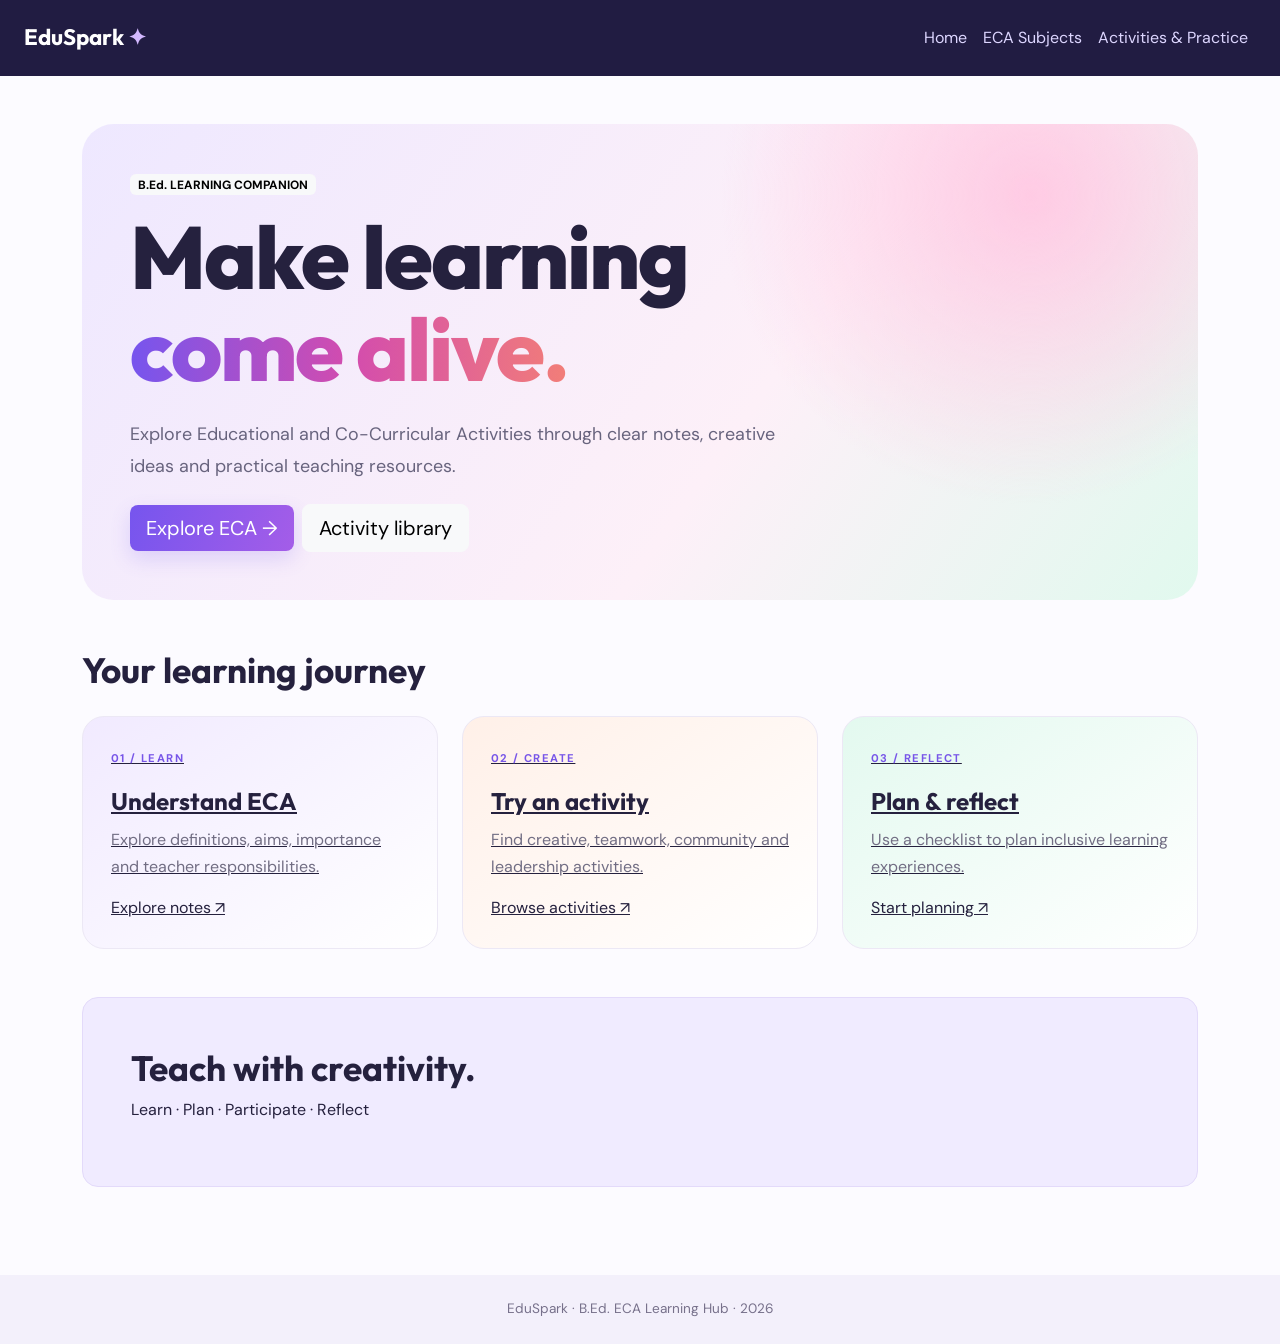
<file: index.html>
﻿<!doctype html><html lang="en"><head><meta charset="utf-8"><meta name="viewport" content="width=device-width,initial-scale=1"><title>EduSpark | B.Ed. ECA Learning Hub</title><link href="https://cdn.jsdelivr.net/npm/bootstrap@5.3.3/dist/css/bootstrap.min.css" rel="stylesheet"><link href="assets/style.css" rel="stylesheet"></head><body><nav class="navbar navbar-expand-lg navbar-dark px-4"><a class="navbar-brand fw-bold" href="index.html">EduSpark<span> ✦</span></a><button class="navbar-toggler" data-bs-toggle="collapse" data-bs-target="#nav"><span class="navbar-toggler-icon"></span></button><div class="collapse navbar-collapse" id="nav"><div class="navbar-nav ms-auto"><a class="nav-link" href="index.html">Home</a><a class="nav-link" href="subjects.html">ECA Subjects</a><a class="nav-link" href="activities.html">Activities & Practice</a></div></div></nav><main class="container py-5"><section class="hero p-4 p-md-5 rounded-5"><span class="badge text-bg-light mb-3">B.Ed. LEARNING COMPANION</span><h1>Make learning<br><span>come alive.</span></h1><p>Explore Educational and Co-Curricular Activities through clear notes, creative ideas and practical teaching resources.</p><a class="btn btn-primary btn-lg" href="subjects.html">Explore ECA →</a><a class="btn btn-light btn-lg ms-2" href="activities.html">Activity library</a></section><h2 class="mt-5 mb-4">Your learning journey</h2><div class="row g-4"><div class="col-md-4"><a class="tile t1" href="subjects.html"><b>01 / LEARN</b><h3>Understand ECA</h3><p>Explore definitions, aims, importance and teacher responsibilities.</p>Explore notes ↗</a></div><div class="col-md-4"><a class="tile t2" href="activities.html"><b>02 / CREATE</b><h3>Try an activity</h3><p>Find creative, teamwork, community and leadership activities.</p>Browse activities ↗</a></div><div class="col-md-4"><a class="tile t3" href="activities.html#planner"><b>03 / REFLECT</b><h3>Plan & reflect</h3><p>Use a checklist to plan inclusive learning experiences.</p>Start planning ↗</a></div></div><section class="mt-5 p-5 rounded-4 outro"><h2>Teach with creativity.</h2><p>Learn · Plan · Participate · Reflect</p></section></main><footer class="text-center p-4">EduSpark · B.Ed. ECA Learning Hub · <span id="year"></span></footer><script src="https://cdn.jsdelivr.net/npm/bootstrap@5.3.3/dist/js/bootstrap.bundle.min.js"></script><script src="assets/script.js"></script></body></html>
</file>
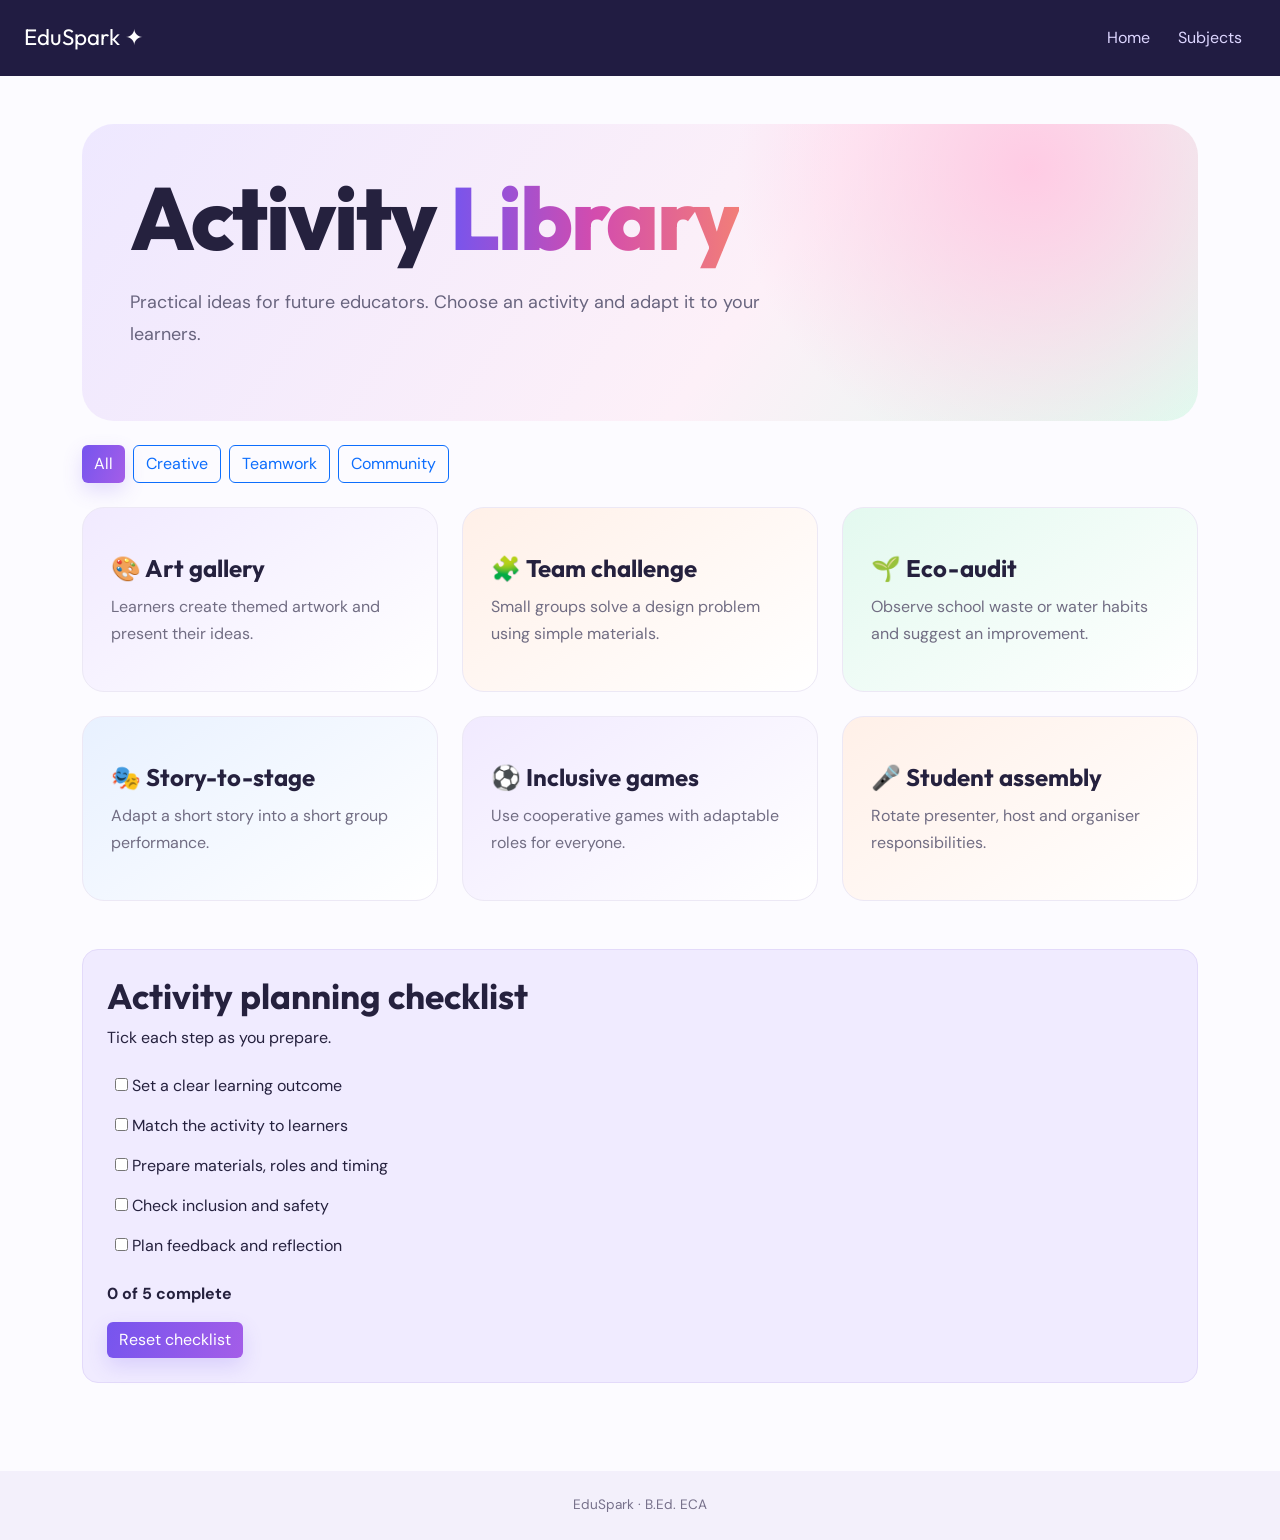
<file: activities.html>
﻿<!doctype html><html lang="en"><head><meta charset="utf-8"><meta name="viewport" content="width=device-width,initial-scale=1"><title>Activities | EduSpark</title><link href="https://cdn.jsdelivr.net/npm/bootstrap@5.3.3/dist/css/bootstrap.min.css" rel="stylesheet"><link href="assets/style.css" rel="stylesheet"></head><body><nav class="navbar navbar-dark px-4"><a class="navbar-brand" href="index.html">EduSpark ✦</a><div><a class="nav-link d-inline" href="index.html">Home</a><a class="nav-link d-inline" href="subjects.html">Subjects</a></div></nav><main class="container py-5"><div class="hero p-5 rounded-5"><h1>Activity <span>Library</span></h1><p>Practical ideas for future educators. Choose an activity and adapt it to your learners.</p></div><div class="d-flex gap-2 flex-wrap my-4" id="filters"><button class="btn btn-primary" data-filter="all">All</button><button class="btn btn-outline-primary" data-filter="creative">Creative</button><button class="btn btn-outline-primary" data-filter="team">Teamwork</button><button class="btn btn-outline-primary" data-filter="community">Community</button></div><div class="row g-4"><div class="col-md-4 activity" data-kind="creative"><article class="tile t1"><h3>🎨 Art gallery</h3><p>Learners create themed artwork and present their ideas.</p></article></div><div class="col-md-4 activity" data-kind="team"><article class="tile t2"><h3>🧩 Team challenge</h3><p>Small groups solve a design problem using simple materials.</p></article></div><div class="col-md-4 activity" data-kind="community"><article class="tile t3"><h3>🌱 Eco-audit</h3><p>Observe school waste or water habits and suggest an improvement.</p></article></div><div class="col-md-4 activity" data-kind="creative"><article class="tile t4"><h3>🎭 Story-to-stage</h3><p>Adapt a short story into a short group performance.</p></article></div><div class="col-md-4 activity" data-kind="team"><article class="tile t1"><h3>⚽ Inclusive games</h3><p>Use cooperative games with adaptable roles for everyone.</p></article></div><div class="col-md-4 activity" data-kind="community"><article class="tile t2"><h3>🎤 Student assembly</h3><p>Rotate presenter, host and organiser responsibilities.</p></article></div></div><section id="planner" class="mt-5 p-4 rounded-4 planner"><h2>Activity planning checklist</h2><p>Tick each step as you prepare.</p><div id="checks"><label class="d-block p-2"><input type="checkbox"> Set a clear learning outcome</label><label class="d-block p-2"><input type="checkbox"> Match the activity to learners</label><label class="d-block p-2"><input type="checkbox"> Prepare materials, roles and timing</label><label class="d-block p-2"><input type="checkbox"> Check inclusion and safety</label><label class="d-block p-2"><input type="checkbox"> Plan feedback and reflection</label></div><p id="progress" class="fw-bold mt-3">0 of 5 complete</p><button class="btn btn-primary" id="reset">Reset checklist</button></section></main><footer class="text-center p-4">EduSpark · B.Ed. ECA</footer><script src="assets/script.js"></script></body></html>
</file>
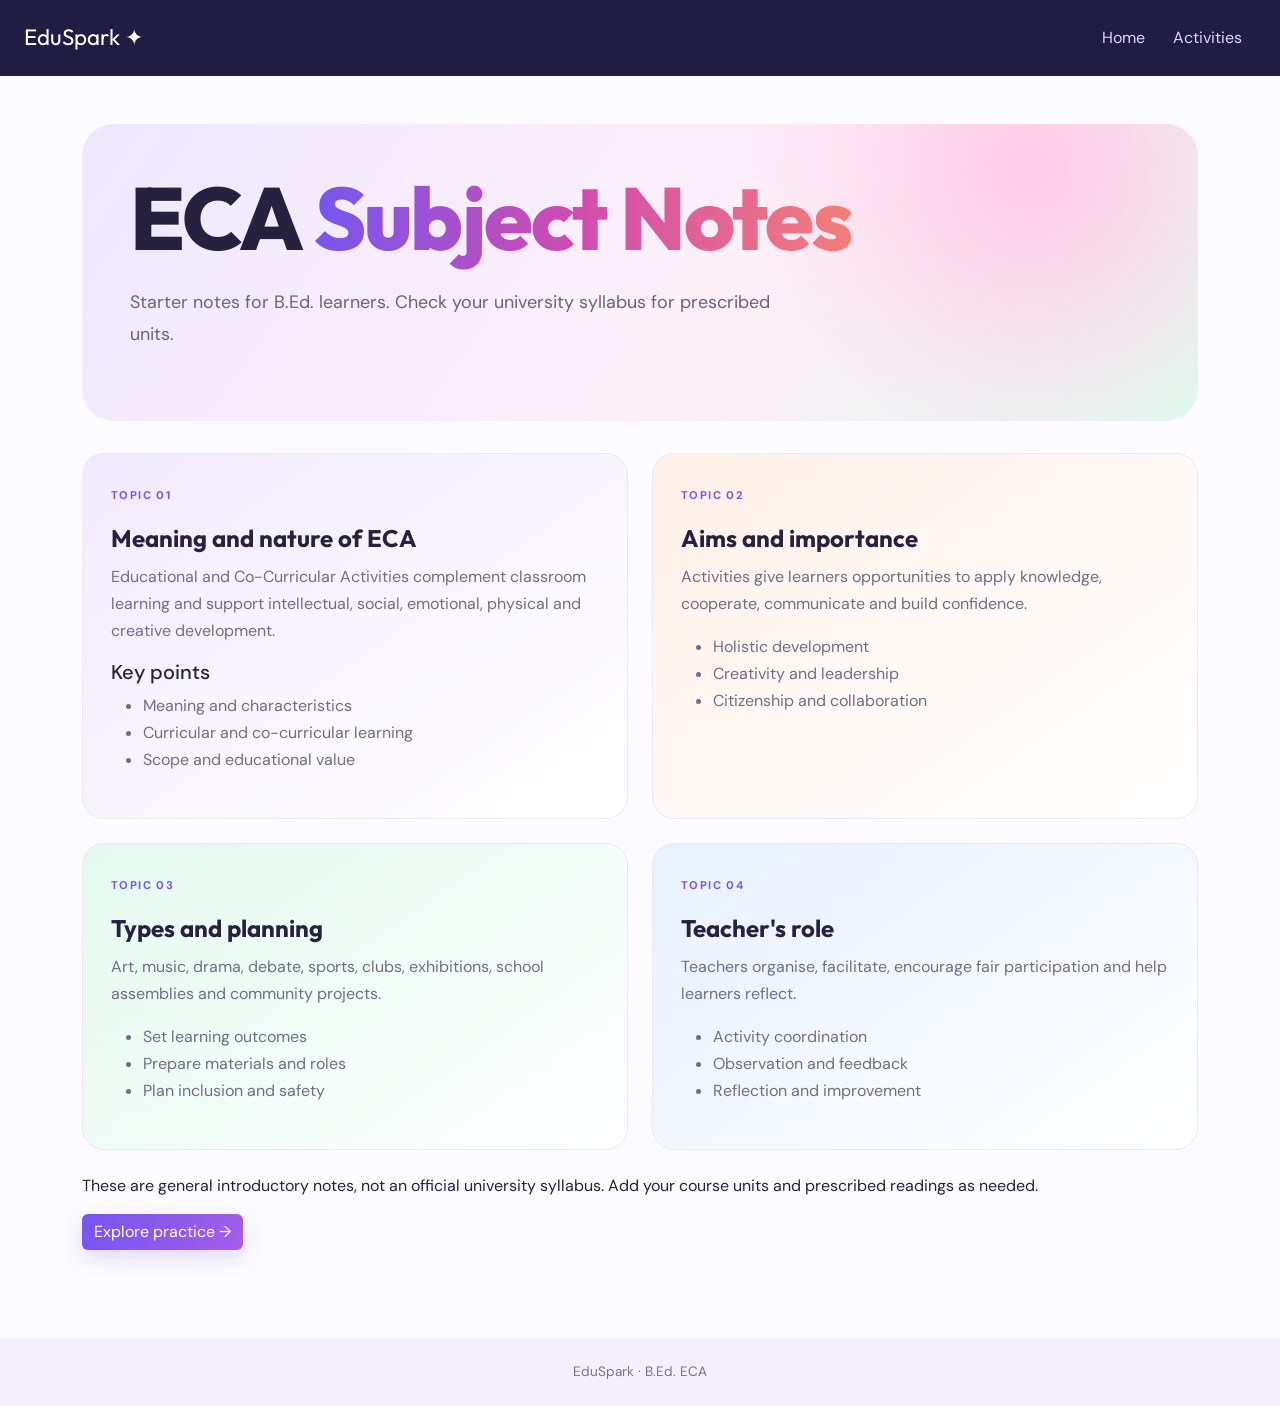
<file: subjects.html>
﻿<!doctype html><html lang="en"><head><meta charset="utf-8"><meta name="viewport" content="width=device-width,initial-scale=1"><title>ECA Subjects | EduSpark</title><link href="https://cdn.jsdelivr.net/npm/bootstrap@5.3.3/dist/css/bootstrap.min.css" rel="stylesheet"><link href="assets/style.css" rel="stylesheet"></head><body><nav class="navbar navbar-dark px-4"><a class="navbar-brand" href="index.html">EduSpark ✦</a><div><a class="nav-link d-inline" href="index.html">Home</a><a class="nav-link d-inline" href="activities.html">Activities</a></div></nav><main class="container py-5"><div class="hero p-5 rounded-5"><h1>ECA <span>Subject Notes</span></h1><p>Starter notes for B.Ed. learners. Check your university syllabus for prescribed units.</p></div><div class="row g-4 mt-2"><div class="col-md-6"><article class="tile t1"><b>TOPIC 01</b><h3>Meaning and nature of ECA</h3><p>Educational and Co-Curricular Activities complement classroom learning and support intellectual, social, emotional, physical and creative development.</p><h5>Key points</h5><ul><li>Meaning and characteristics</li><li>Curricular and co-curricular learning</li><li>Scope and educational value</li></ul></article></div><div class="col-md-6"><article class="tile t2"><b>TOPIC 02</b><h3>Aims and importance</h3><p>Activities give learners opportunities to apply knowledge, cooperate, communicate and build confidence.</p><ul><li>Holistic development</li><li>Creativity and leadership</li><li>Citizenship and collaboration</li></ul></article></div><div class="col-md-6"><article class="tile t3"><b>TOPIC 03</b><h3>Types and planning</h3><p>Art, music, drama, debate, sports, clubs, exhibitions, school assemblies and community projects.</p><ul><li>Set learning outcomes</li><li>Prepare materials and roles</li><li>Plan inclusion and safety</li></ul></article></div><div class="col-md-6"><article class="tile t4"><b>TOPIC 04</b><h3>Teacher's role</h3><p>Teachers organise, facilitate, encourage fair participation and help learners reflect.</p><ul><li>Activity coordination</li><li>Observation and feedback</li><li>Reflection and improvement</li></ul></article></div></div><p class="mt-4">These are general introductory notes, not an official university syllabus. Add your course units and prescribed readings as needed.</p><a class="btn btn-primary" href="activities.html">Explore practice →</a></main><footer class="text-center p-4">EduSpark · B.Ed. ECA</footer></body></html>
</file>
<file: assets/style.css>
﻿@import url('https://fonts.googleapis.com/css2?family=DM+Sans:wght@400;500;600;700&family=Outfit:wght@500;600;700;800&display=swap');:root{--ink:#25213e;--purple:#7655ee}*{box-sizing:border-box}body{font-family:'DM Sans',sans-serif;color:var(--ink);background:#fcfbff}.navbar{background:#211c42;padding:16px max(4%,calc((100% - 1140px)/2))}.navbar-brand{font-family:Outfit,sans-serif;font-size:1.4rem;color:white}.navbar-brand span{color:#d3b8ff}.nav-link{color:#ddd6ff;padding:8px 14px}.nav-link:hover{color:white}.hero{background:radial-gradient(circle at 85% 15%,#ffcbe4,transparent 30%),linear-gradient(125deg,#eee8ff,#fdf0f8 60%,#e1f9ee);padding:70px 0}.hero h1{font:800 clamp(2.8rem,7vw,5.5rem)/1.05 Outfit,sans-serif;letter-spacing:-2px}.hero h1 span{background:linear-gradient(90deg,#7655ee,#d34cae,#f27e78);color:transparent;background-clip:text}.hero p{font-size:1.12rem;line-height:1.8;max-width:680px;color:#68647e;margin:22px 0}.btn-primary{background:linear-gradient(110deg,#7655ee,#a45de8);border:0;box-shadow:0 8px 20px #7655ee30}.btn-primary:hover{background:#5b3ed1;transform:translateY(-2px)}.tile{display:block;height:100%;border:1px solid #ece8f5;border-radius:22px;padding:28px;background:white;color:var(--ink);transition:transform .25s,box-shadow .25s}.tile:hover{transform:translateY(-6px);box-shadow:0 18px 40px #30215314;color:var(--ink)}.tile h3{font:700 1.5rem Outfit,sans-serif;margin:17px 0 10px}.tile p,.tile li{color:#716d83;line-height:1.7}.tile b{font-size:.7rem;letter-spacing:1.4px;color:#7755e8}.t1{background:linear-gradient(145deg,#f1eaff,#fff)}.t2{background:linear-gradient(145deg,#fff0e8,#fff)}.t3{background:linear-gradient(145deg,#e3f9ef,#fff)}.t4{background:linear-gradient(145deg,#e8f1ff,#fff)}h2{font:700 2.2rem Outfit,sans-serif}.outro,.planner{background:#f0ebff;border:1px solid #e3dafa}.activity{transition:opacity .2s}.activity.hidden{display:none}footer{margin-top:40px;background:#f3f0fb;color:#77718b;font-size:.85rem}@media(max-width:600px){.hero{padding:45px 24px}.hero h1{letter-spacing:-1px}.tile{padding:23px}}
</file>
